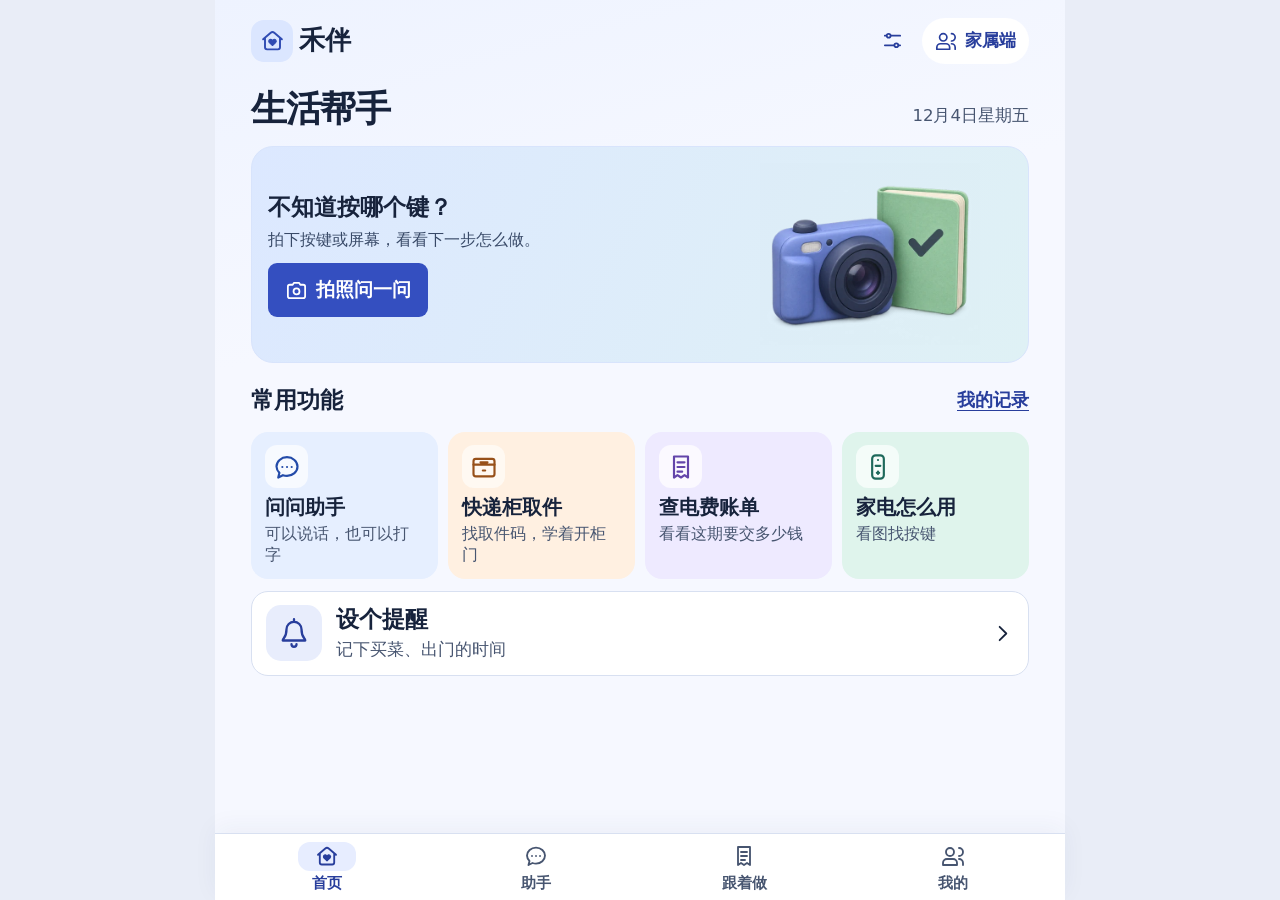
<file: mobile-preview/index.html>
<!doctype html>
<html lang="zh-CN">
  <head>
    <meta charset="utf-8">
    <meta name="viewport" content="width=device-width, initial-scale=1, viewport-fit=cover, interactive-widget=resizes-content">
    <meta name="theme-color" content="#eef3ff">
    <meta name="heban-cloud-site" content="https://heban-life-guide.wsfsw2008.chatgpt.site/">
    <meta name="heban-assistant-url" content="https://reveal-smell-employees-fitted.trycloudflare.com/api/assistant">
    <title>禾伴 · 手机备用入口</title>
    <link rel="icon" href="data:,">
    <link rel="stylesheet" href="./styles.css">
    <script type="module" src="./app.js?v=e725a64de64b"></script>
  </head>
  <body>
    <aside id="account-bar" class="account-bar" aria-label="账户与同步" hidden></aside>
    <div id="app"></div>
    <dialog id="dialog"></dialog>
    <div id="status" class="toast" role="status" aria-live="polite"></div>
  </body>
</html>
</file>
<file: mobile-preview/styles.css>
:root {
  color-scheme: light;
  --ground: #e9edf7;
  --paper: #f6f8ff;
  --card: #fff;
  --ink: #17233c;
  --muted: #475570;
  --green: #344fc0;
  --green-dark: #283e9c;
  --sage: #e8edfc;
  --apricot: #ffebcc;
  --apricot-ink: #804908;
  --line: #d8e0f1;
  --radius: 17px;
  --app-width: 660px;
  --tab-height: 67px;
  --nav-height: calc(var(--tab-height) + env(safe-area-inset-bottom));
  font-family: "Noto Sans SC", "PingFang SC", "Microsoft YaHei UI", "Microsoft YaHei", system-ui, sans-serif;
  font-size: 18px;
  color: var(--ink);
  background: var(--ground);
}

*, *::before, *::after { box-sizing: border-box; }
body { margin: 0; min-width: 280px; padding-inline: env(safe-area-inset-left) env(safe-area-inset-right); padding-top: env(safe-area-inset-top); }
::selection { background: #d6e0ff; color: var(--ink); }
h1, h2, p { margin: 0; }
a { color: inherit; text-decoration: none; }
button, input, select, textarea { font: inherit; }
button { -webkit-tap-highlight-color: transparent; cursor: pointer; }
button, input, select, textarea { color: inherit; }
button { border: 0; background: none; }
strong { font-weight: 720; }
svg { flex: 0 0 auto; vertical-align: middle; }
:focus-visible { outline: 3px solid #a7580e; outline-offset: 4px; }
[tabindex="-1"]:focus { outline: none; }

#app {
  width: min(100%, var(--app-width));
  min-height: 100vh;
  min-height: 100dvh;
  margin-inline: auto;
  background: linear-gradient(165deg, #eef3ff 0, var(--paper) min(360px, 48vh));
}
#app:has(.app-nav) { padding-bottom: var(--nav-height); }

.topbar { display: flex; align-items: center; justify-content: space-between; gap: 12px; padding: 14px 22px 11px; min-height: 72px; }
.brand { display: inline-flex; align-items: center; gap: 6px; flex-shrink: 0; font-size: 26px; font-weight: 730; line-height: 1.1; }
.brand > svg { margin-left: -3px; }
.toolbar { display: flex; align-items: center; gap: 7px; }
.role-link { display: inline-flex; align-items: center; justify-content: center; gap: 8px; min-height: 46px; padding: 5px 12px; border: 1px solid var(--line); border-radius: 9px; color: var(--green-dark); font-size: 17px; font-weight: 650; white-space: nowrap; }
.role-link:hover, .example:hover { box-shadow: inset 0 0 0 1px #899bd5; }
.icon-button { display: inline-grid; place-items: center; min-width: 46px; min-height: 46px; padding: 0; border-radius: 13px; color: var(--green-dark); }
.icon-button:hover { background: var(--sage); }
.subbar { position: relative; padding-inline: 17px; gap: 5px; }
.subbar h1 { text-align: center; flex: 1; font-size: 26px; }
.subbar .subbar-space { width: 46px; }
.subbar:has(.listen) .subbar-space { display: none; }
.subbar:has(.listen) h1 { text-align: left; }

.surface { padding: 6px 20px max(26px, env(safe-area-inset-bottom)); }
.surface h1 { font-size: clamp(29px, 7.1vw, 40px); line-height: 1.24; letter-spacing: -0.035em; font-weight: 780; }
.surface h2 { font-size: 23px; line-height: 1.35; }
.date { font-size: 0.92rem; line-height: 1.4; color: var(--muted); }
.home-heading { display: flex; flex-wrap: wrap; align-items: baseline; justify-content: space-between; gap: 6px 16px; margin-bottom: 14px; }
.home-screen { padding-top: 9px; }
.button.home-camera-button { min-height: 54px; padding-inline: 16px; font-size: 1.06rem; }
.section-link { display: inline-flex; align-items: center; min-height: 48px; color: var(--green-dark); text-decoration: underline; text-underline-offset: 4px; font-weight: 650; }
.section-heading { display: flex; align-items: center; justify-content: space-between; gap: 12px; margin-bottom: 8px; }

.stack { display: grid; gap: 10px; }
.tile, .contact-card, .care-card { display: flex; width: 100%; align-items: center; gap: 14px; text-align: left; padding: 13px 14px; border-radius: var(--radius); }
.tile, .contact-card { background: var(--card); border: 1px solid var(--line); min-height: 85px; }
.tile:hover, .shared-row:hover { border-color: #aebce5; background: #fbfcff; }
.tile-icon { width: 56px; height: 56px; border-radius: 15px; display: grid; place-items: center; flex: 0 0 auto; color: var(--green-dark); background: var(--sage); }
.tile-icon.apricot { background: var(--apricot); color: var(--apricot-ink); }
.tile-text { flex: 1; min-width: 0; display: grid; gap: 4px; overflow-wrap: anywhere; }
.tile-text strong { font-size: 23px; line-height: 1.2; }
.tile-text > span { font-size: 17px; line-height: 1.36; color: var(--muted); }
.care-card:hover { box-shadow: inset 0 0 0 1px #899bd5; }

.family-screen h1 { margin: 0 0 16px; }
.care-card { display: grid; grid-template-columns: 52px 1fr auto; padding: 16px; background: var(--sage); margin-bottom: 12px; }
.care-card strong { display: block; font-size: 22px; }
.care-card span span { display: block; margin-top: 3px; font-size: 17px; line-height: 1.55; }
.care-icon { color: var(--green-dark); }
.care-warn { background: var(--apricot); color: #684117; }
.care-warn .care-icon { color: #804908; }
.contact-card .small { min-height: 46px; flex: 0 0 auto; font-size: 16px; padding: 8px 11px; }
.shared-area { margin: 16px 0; }
.shared-area h2, .reminder-screen h2 { margin-bottom: 8px; }
.shared-list { border: 1px solid var(--line); border-radius: var(--radius); background: var(--card); overflow: hidden; }
.shared-row { display: flex; width: 100%; align-items: center; gap: 12px; padding: 12px 14px; text-align: left; }
.shared-row + .shared-row { border-top: 1px solid var(--line); }
.shared-row > span { flex: 1; min-width: 0; display: grid; overflow-wrap: anywhere; }
.shared-row > span > span { color: var(--muted); font-size: 15px; }
.empty-card { border: 1px solid var(--line); background: var(--card); color: var(--muted); border-radius: var(--radius); padding: 16px; line-height: 1.5; }
.tile-prominent, .tile-prominent:hover { background: var(--green-dark); border-color: var(--green-dark); color: white; }
.tile-prominent:hover { background: var(--green); }
.tile-prominent .tile-icon { background: transparent; color: white; }
.tile-prominent .tile-text > span { color: #edf3e7; }
.text-button { justify-self: start; text-decoration: underline; color: var(--green-dark); min-height: 44px; padding: 0 4px; }

.button { display: inline-flex; justify-content: center; align-items: center; gap: 8px; color: #fff; background: var(--green); border: 1px solid transparent; border-radius: 9px; min-height: 48px; padding: 8px 15px; font-weight: 690; }
.button:hover { background: var(--green-dark); }
.button.quiet { background: var(--sage); color: var(--green-dark); }
.button.quiet:hover { background: #dce5ff; }
.button.danger { background: #f8e6dc; color: #812d20; }
.button.danger:hover { background: #f1d6c8; }
.wide { width: 100%; }
.new-reminder { width: 100%; font-size: 23px; margin: 4px 0 21px; min-height: 65px; }
.new-reminder svg { background: var(--paper); color: var(--green-dark); border-radius: 50%; padding: 4px; width: 32px; height: 32px; }
.badge { border-radius: 30px; padding: 5px 10px; color: var(--green-dark); background: var(--sage); font-size: 14px; flex: 0 0 auto; }
.badge.done { color: var(--muted); background: #efede3; }
.reminder-examples { margin-top: 24px; }

.listen { display: flex; align-items: center; gap: 6px; min-height: 44px; font-size: 15px; font-weight: 670; white-space: nowrap; }
.switch { border-radius: 20px; width: 37px; height: 22px; display: inline-flex; align-items: center; padding: 3px; background: #727d70; }
.switch::after { content: ''; width: 16px; height: 16px; background: white; border-radius: 50%; }
.listen[aria-pressed="true"] .switch { justify-content: flex-end; background: var(--green); }
.conversation { min-height: calc(100dvh - 78px - var(--nav-height)); display: flex; flex-direction: column; padding-bottom: 12px; }
.message-list { display: grid; gap: 14px; flex: 1; align-content: start; padding-top: 6px; padding-bottom: 18px; }
.message { display: flex; gap: 9px; align-items: flex-start; }
.message.user { justify-content: flex-end; }
.message > div { max-width: 88%; min-width: 0; }
.message.assistant > div { max-width: calc(100% - 49px); }
.message-avatar { display: grid; place-items: center; width: 40px; height: 40px; border-radius: 50%; background: var(--sage); }
.bubble { padding: 12px 14px; border: 1px solid var(--line); border-radius: 16px; background: var(--card); line-height: 1.57; overflow-wrap: anywhere; }
.user .bubble { background: var(--sage); border-color: transparent; }
.message-actions { display: flex; gap: 2px 9px; flex-wrap: wrap; }
.message-action, .recorded { display: inline-flex; align-items: center; gap: 6px; min-height: 44px; padding: 0 8px; font-size: 15px; color: var(--green-dark); }
.message-action { text-decoration: underline; }
.recorded { color: var(--muted); }
.composer-area { position: sticky; bottom: 0; background: var(--paper); padding: 8px 0 5px; }
.examples { display: flex; gap: 7px; flex-wrap: wrap; }
.example { display: inline-flex; align-items: center; gap: 6px; min-height: 44px; padding: 5px 10px; border: 1px solid var(--line); border-radius: 24px; font-size: 15px; text-align: left; background: var(--paper); }
.composer, .sentence-row { display: grid; align-items: stretch; grid-template-columns: auto minmax(0, 1fr) auto; gap: 7px; }
.composer { margin-top: 8px; }
.mic { border: 1px solid #b6c1dd; }
.mic.recording { background: #f8e6dc; color: #8b3024; }
.chat-note { margin: 7px 0 0; font-size: 13px; color: var(--muted); text-align: center; }

input, select, textarea { width: 100%; min-width: 0; padding: 9px 11px; min-height: 48px; border: 1px solid #b6c1dd; border-radius: 12px; background: var(--card); font-size: 17px; }
input::placeholder, textarea::placeholder { color: #646b5f; }
dialog { width: min(490px, calc(100% - 26px)); max-height: calc(100dvh - 26px); border: 1px solid var(--line); padding: 0; border-radius: 23px; box-shadow: 0 18px 60px #152a2452; color: var(--ink); background: var(--paper); }
dialog::backdrop { background: #182d255e; }
.dialog-body { padding: 17px 20px 20px; }
.dialog-heading { display: flex; gap: 7px; align-items: center; justify-content: space-between; margin-bottom: 12px; }
.dialog-heading h2 { font-size: 25px; }
.dialog-body form { display: grid; gap: 8px; }
.dialog-body label { font-weight: 700; font-size: 17px; line-height: 1.35; }
.dialog-body label:not(:first-child) { margin-top: 5px; }
.form-columns { display: grid; grid-template-columns: minmax(0, 1.25fr) minmax(0, 1fr); gap: 10px; margin-top: 4px; }
.form-columns label { display: block; margin-bottom: 7px; }
.form-help { color: var(--muted); font-size: 15px; line-height: 1.5; margin: 3px 0 6px; }
.form-error { color: #812d20; font-size: 16px; line-height: 1.45; }
.form-error:empty { display: none; }
.dialog-actions { display: flex; flex-wrap: wrap; gap: 8px; margin-top: 8px; }
.share-preview { line-height: 1.55; overflow-wrap: anywhere; margin-bottom: 10px; }
.check-input { display: grid; grid-template-columns: 25px minmax(0, 1fr); gap: 9px; align-items: center; min-height: 48px; }
.check-input input { width: 21px; height: 21px; min-height: 0; margin: 0; accent-color: var(--green); }
.toast { position: fixed; z-index: 3; bottom: 20px; bottom: max(20px, env(safe-area-inset-bottom)); left: 50%; transform: translateX(-50%); width: max-content; max-width: min(440px, calc(100% - 30px)); border-radius: 13px; padding: 10px 15px; color: white; background: var(--ink); text-align: center; line-height: 1.4; opacity: 0; pointer-events: none; transition: opacity .15s ease; }
.toast.visible { opacity: 1; }

@media (min-width: 430px) {
  .topbar { min-height: 78px; }
  .home-screen h1 { font-size: 36px; }
  .subbar:has(.listen) h1 { text-align: center; }
  .bubble { font-size: 19px; }
}

@media (max-width: 390px) {
  .topbar { padding-inline: 14px; }
  .surface { padding-inline: 14px; }
  .tile, .contact-card { gap: 9px; padding: 10px; }
  .tile-icon { width: 47px; height: 47px; }
  .tile-text strong { font-size: 20px; }
  .tile-text > span { font-size: 15px; }
  .contact-card .small { font-size: 14px; }
  .sentence-row .button { font-size: 14px; padding-inline: 7px; }
}

@media (max-width: 330px) {
  .badge { padding-inline: 4px; font-size: 12px; }
  .composer .button { padding-inline: 8px; }
}

@media (prefers-reduced-motion: reduce) { .toast { transition: none; } }


.subbar h1 { overflow-wrap: anywhere; }
.devices-screen, .device-lesson, .guide-editor { padding-top: 12px; }
.devices-screen section + section { margin-top: 22px; }
.devices-screen h2 { margin-bottom: 10px; }
.device-help { max-width: 48ch; color: var(--muted); font-size: 16px; line-height: 1.57; }
.devices-screen > .device-help { margin-top: 18px; }
.family-devices > .device-help { margin: 0 0 14px; }
.new-device { margin-bottom: 14px; }

.lesson-progress { display: grid; gap: 8px; margin-bottom: 16px; color: var(--green-dark); font-size: 16px; font-weight: 700; }
.lesson-progress progress { appearance: none; display: block; width: 100%; height: 7px; border: 0; border-radius: 8px; overflow: hidden; background: var(--sage); }
.lesson-progress progress::-webkit-progress-bar { background: var(--sage); }
.lesson-progress progress::-webkit-progress-value { background: var(--green); }
.lesson-progress progress::-moz-progress-bar { background: var(--green); }
.device-lesson .device-instruction { font-size: 26px; line-height: 1.36; margin-bottom: 10px; }
.listen-step { margin-bottom: 15px; }
.practice-panel { padding: 16px; border-radius: 19px; background: var(--ink); }
.practice-display { display: flex; align-items: center; gap: 10px; min-height: 52px; border: 1px solid #62796b; border-radius: 10px; margin-bottom: 13px; padding: 10px 12px; color: #eef4dd; font-size: 18px; line-height: 1.35; background: #233f30; }
.practice-indicator { width: 9px; height: 9px; border-radius: 50%; background: #d1e2a1; flex: 0 0 auto; }
.practice-buttons { display: grid; gap: 10px; grid-template-columns: repeat(2, minmax(0, 1fr)); }
.practice-key { min-height: 58px; padding: 7px; border: 2px solid transparent; border-radius: 12px; background: #f4f2e8; color: var(--ink); font-size: 18px; font-weight: 700; }
.practice-key:hover:not(:disabled) { background: #e8efdb; }
.practice-key.is-current { border-color: #f4c879; background: #fce3b9; }
.practice-key.is-current:hover { background: #ffdca4; }
.practice-key:disabled, .guide-editor button:disabled { cursor: default; opacity: .58; }
.device-lesson > .device-help, #device-feedback { margin-top: 12px; }
.lesson-actions { display: flex; flex-wrap: wrap; gap: 9px; margin-top: 12px; }

.guide-editor form { display: grid; gap: 9px; }
.guide-editor label { display: block; font-weight: 700; }
.guide-editor label:not(:first-child) { margin-top: 8px; }
.guide-editor input[type="file"] { padding: 6px; }
.guide-editor input::file-selector-button { min-height: 37px; padding: 4px 9px; border: 0; border-radius: 8px; background: var(--sage); color: var(--green-dark); font: inherit; cursor: pointer; }
.photo-empty { display: flex; align-items: center; gap: 10px; padding: 16px; border: 1px dashed #a8ad98; border-radius: 12px; color: var(--muted); font-size: 16px; }
.photo-board { display: grid; place-items: center; padding: 6px; border-radius: 12px; background: var(--sage); }
.photo-target { position: relative; width: fit-content; max-width: 100%; display: block; padding: 0; line-height: 0; }
button.photo-target { cursor: crosshair; }
.device-photo-image { display: block; width: auto; height: auto; max-width: 100%; max-height: 330px; border-radius: 8px; }
.photo-pin { position: absolute; left: var(--left); top: var(--top); width: 34px; height: 34px; border: 3px solid #fff6d9; outline: 3px solid #9b4c08; border-radius: 50%; transform: translate(-50%, -50%); background: #f4c4713d; pointer-events: none; }
.step-builder { display: grid; gap: 8px; margin-top: 5px; }
.step-builder .button { justify-self: start; }
.step-builder textarea { resize: vertical; }
#pin-status { font-size: 15px; color: var(--green-dark); }
#pin-status:empty { display: none; }
.guide-steps { margin: 4px 0; padding-left: 1.5em; }
.guide-steps li { position: relative; padding: 8px 0; border-block-end: 1px solid var(--line); overflow-wrap: anywhere; }
.guide-steps li span { display: block; }
.guide-steps small { display: block; color: #812d20; }
.guide-steps li .text-button { margin-right: 10px; font-size: 16px; }
.guide-steps .empty-step { list-style: none; margin-left: -1.5em; color: var(--muted); font-size: 16px; }
.remove-step { color: #812d20; }

.account-bar { width: min(100%, 660px); margin-inline: auto; padding: 0 20px; background: var(--paper); border-bottom: 1px solid var(--line); }
.account-bar:not([hidden]), .account-bar > div { display: flex; flex-wrap: wrap; align-items: center; justify-content: space-between; gap: 2px 10px; }
.account-bar > div { flex: 1; }
.account-bar a { display: inline-flex; align-items: center; min-height: 44px; font-size: 0.88rem; font-weight: 630; text-decoration: underline; text-underline-offset: 3px; overflow-wrap: anywhere; }
.sync-label { font-size: 14px; color: var(--green-dark); }
.account-bar p { flex-basis: 100%; font-size: 15px; padding-bottom: 6px; }
.account-bar:not([hidden]) + #app { min-height: calc(100dvh - 45px); }
.cloud-entry { padding-top: 24px; }
.cloud-entry p { line-height: 1.55; margin: 12px 0 16px; }
.cloud-entry .button { margin-bottom: 12px; }
.connections-screen > section, .connection-code { margin: 18px 0 0; }
.connections-screen h2 { margin-bottom: 9px; }
.connection-actions, .connection-account { display: flex; gap: 9px; align-items: center; flex-wrap: wrap; margin: 12px 0; }
.connection-code { display: grid; align-items: start; gap: 8px; padding: 13px; background: var(--sage); border-radius: 14px; }
.connection-code label { font-weight: 700; }
.connection-code .button.quiet { background: var(--card); justify-self: start; }
.connection-row { display: flex; align-items: center; justify-content: space-between; gap: 7px 12px; padding: 11px 13px; flex-wrap: wrap; }
.connection-row > div { flex: 1; min-width: 170px; }
.connection-row strong { overflow-wrap: anywhere; }
.connection-row + .connection-row { border-top: 1px solid var(--line); }
.connection-share span { display: block; color: var(--muted); font-size: 15px; margin-top: 4px; }
.connection-account { justify-content: space-between; }
.connection-account a { display: inline-flex; align-items: center; }

.guides-screen h2, .guide-screen h2 { margin-bottom: 9px; }
.guides-screen > .device-help { margin-top: 16px; }
.guide-screen > .stack { margin-top: 13px; }
.guide-screen .guide-instruction { font-size: 24px; line-height: 1.45; margin-bottom: 12px; }
.guide-screen h3 { font-size: 19px; margin: 16px 0 0; }
.guide-screen .guide-options { margin-top: 8px; }
.guide-current { color: var(--green-dark); font-size: 16px; margin-bottom: 7px; font-weight: 680; }
.guide-caption { margin-top: 15px; }
.guide-choice { text-align: left; display: flex; align-items: center; justify-content: space-between; width: 100%; padding: 11px 14px; gap: 10px; min-height: 75px; border: 1px solid var(--line); border-radius: 12px; background: var(--card); }
.guide-choice:hover { border-color: #9db795; }
.guide-choice strong, .guide-choice span span { display: block; }
.guide-choice strong { font-size: 21px; }
.guide-choice span span { margin-top: 4px; font-size: 16px; color: var(--muted); }
.guide-picture { margin: 0; padding: 13px; border: 1px solid var(--line); border-radius: 12px; background: var(--card); }
.guide-picture figcaption { color: var(--muted); font-size: 16px; font-weight: 650; margin-bottom: 10px; }
.guide-preview-grid { display: flex; flex-wrap: wrap; gap: 8px; }
.guide-preview-label { padding: 7px 11px; line-height: 1.4; color: var(--muted); background: #f2efe5; border: 2px solid transparent; border-radius: 9px; font-size: 17px; }
.guide-preview-label.is-guide-focus { border-color: #a16b28; color: #553612; background: var(--apricot); font-weight: 750; }
.guide-options .button { width: 100%; justify-content: space-between; min-height: 49px; text-align: left; }
.guide-footer { display: flex; flex-wrap: wrap; gap: 8px; margin-top: 16px; }
.guide-help-list { padding-left: 1.35em; margin: 12px 0 16px; line-height: 1.6; }
.guide-help-list li + li { margin-top: 7px; }
.guide-notice { background: var(--apricot); color: #553612; padding: 10px 12px; border-radius: 12px; line-height: 1.5; }

@media (max-width: 390px) {
  .devices-screen, .device-lesson, .guide-editor { padding-top: 6px; }
  .device-lesson .device-instruction { font-size: 23px; }
}

@media (min-width: 620px) {
  .topbar { padding-inline: 28px; }
  .surface { padding-inline: 28px; }
}

@media (min-width: 860px) {
  #app:has(.home-screen, .family-screen) { --app-width: 850px; }
  body:has(.home-screen, .family-screen) .account-bar { width: min(100%, 850px); }
  .topbar:has(+ .home-screen, + .family-screen), .home-screen, .family-screen { padding-inline: 36px; }
  body:has(.home-screen, .family-screen) .account-bar { padding-inline: 36px; }
  .family-screen { display: grid; grid-template-columns: 1fr 1fr; gap: 16px; align-items: start; }
  .family-screen h1, .family-screen > .family-tools { grid-column: 1 / -1; }
  .family-screen .care-card, .family-screen .contact-card { margin-bottom: 0; min-height: 112px; }
}

.composer-area { bottom: var(--nav-height); padding-block: 9px; }
.guide-capture { margin-top: 15px; }

.capture-screen { display: grid; align-content: start; gap: 16px; padding-top: 12px; }
.capture-intro { display: flex; flex-wrap: wrap; align-items: start; justify-content: space-between; gap: 9px 16px; }
.capture-intro > div { flex: 1 1 13rem; }
.capture-intro h2 { margin-bottom: 6px; }
.capture-help, .capture-status { color: var(--muted); line-height: 1.55; font-size: 0.95rem; }
.capture-error { background: #f8e6dc; color: #812d20; border-radius: 12px; padding: 12px 14px; line-height: 1.5; }
.capture-actions { display: flex; flex-wrap: wrap; gap: 9px; }
.capture-actions .button { min-height: 52px; }
.capture-actions .button:disabled { background: #e3e6dc; color: #4d5749; cursor: default; }
.capture-file { position: absolute; width: 1px; height: 1px; min-height: 0; padding: 0; overflow: hidden; clip-path: inset(50%); }
.capture-file:focus-visible + label { outline: 3px solid #a7580e; outline-offset: 4px; }
.capture-file-label { cursor: pointer; }
.capture-frame { display: block; width: 100%; min-height: 110px; max-height: min(460px, 51dvh); object-fit: contain; border-radius: 14px; background: #e9ede2; }
video.capture-frame { aspect-ratio: 4 / 3; background: #1c261f; }
.capture-form { display: grid; gap: 8px; }
.capture-form label { font-weight: 700; }
.capture-form select, .capture-form textarea { margin-bottom: 6px; }
.record-note { white-space: pre-wrap; overflow-wrap: anywhere; line-height: 1.55; }
.record-list { list-style: none; padding: 0; margin: 0; border-top: 1px solid var(--line); }
.record-list li { border-bottom: 1px solid var(--line); }
.record-list a { display: flex; align-items: center; gap: 13px; min-height: 80px; padding: 9px 6px; }
.record-list a:hover { background: var(--sage); }
.record-list img { width: 64px; height: 64px; border-radius: 9px; object-fit: cover; background: #e9ede2; flex: 0 0 auto; }
.record-list a > span { display: grid; gap: 3px; min-width: 0; }
.record-list a span span { color: var(--muted); font-size: 0.9rem; overflow-wrap: anywhere; }

.entry-choice { display: grid; gap: 12px; width: min(100%, 480px); margin-inline: auto; padding-block: 24px 40px; }
.entry-choice > p { line-height: 1.55; color: var(--muted); margin: 0 0 4px; }
.entry-choice .button { min-height: 52px; margin: 0; }
.entry-choice .text-button { font-size: 0.95rem; text-align: left; }
.sign-in-form { display: grid; gap: 8px; }
.sign-in-form label { font-weight: 700; }
.sign-in-form input { margin-bottom: 6px; }
.old-account { padding-top: 10px; border-top: 1px solid var(--line); color: var(--muted); font-size: 0.9rem; }
.old-account summary { padding-block: 12px; cursor: pointer; }
.old-account a { display: inline-flex; align-items: center; min-height: 44px; color: var(--green-dark); text-decoration: underline; }

@media (max-width: 520px) {
  .entry-choice { padding-top: 16px; }
  .sign-in-form input { scroll-margin-block: 12px; }
  .capture-form, .composer { scroll-margin-bottom: max(16px, env(safe-area-inset-bottom)); }
}

.account-bar[data-state="saved"]:not([hidden]), .account-bar[data-state="saving"]:not([hidden]) { display: none; }
.account-bar + #app:has(.app-nav) { min-height: 100dvh; }
.brand-mark { display: grid; place-items: center; width: 42px; height: 42px; background: #dbe6ff; color: #304cb3; border-radius: 13px; }
.home-bar .role-link { background: #fff; border-color: transparent; border-radius: 24px; }
.app-nav {
  position: fixed;
  z-index: 2;
  inset: auto 0 0;
  width: min(calc(100% - env(safe-area-inset-left) - env(safe-area-inset-right)), var(--app-width));
  display: grid;
  grid-template-columns: repeat(4, minmax(0, 1fr));
  margin-inline: auto;
  border-top: 1px solid var(--line);
  background: #fff;
  box-shadow: 0 -6px 24px #22356a0d;
  padding: 5px 8px calc(5px + env(safe-area-inset-bottom));
}
.app-nav a { min-height: 56px; display: grid; justify-items: center; align-content: center; gap: 3px; color: var(--muted); font-size: 0.83rem; font-weight: 650; }
.app-nav a > span { display: grid; place-items: center; inline-size: min(100%, 58px); min-height: 29px; border-radius: 12px; }
.app-nav [aria-current="page"] { color: var(--green-dark); font-weight: 750; }
.app-nav [aria-current="page"] > span, .app-nav a:hover > span { background: #e7edff; }
.app-nav a:focus-visible { outline-offset: -2px; }
body:has(.app-nav) .toast { bottom: calc(var(--nav-height) + 10px); }

.feature-banner {
  display: grid;
  grid-template-columns: minmax(0, 1.35fr) minmax(0, 0.85fr);
  align-items: center;
  min-height: 173px;
  gap: 8px;
  background: linear-gradient(115deg, #dce8ff, #dff1f5);
  border: 1px solid #d8e4fc;
  border-radius: 22px;
  padding: 16px;
}
.banner-copy { min-width: 0; }
.banner-copy p { margin-top: 5px; font-size: 0.91rem; color: #384967; line-height: 1.45; }
.banner-copy .button { margin-top: 12px; }
.feature-banner img { display: block; width: min(100%, 220px); height: auto; margin-inline: auto; object-fit: contain; }
.tool-section { margin-top: 13px; }
.feature-grid, .assistant-tools { display: grid; grid-template-columns: repeat(2, minmax(0, 1fr)); gap: 10px; }
.tone-blue { --tone-bg: #e6efff; --tone-icon: #234ba9; --tone-surface: #f7faff; }
.tone-peach { --tone-bg: #fff0e1; --tone-icon: #975019; --tone-surface: #fff9f2; }
.tone-lilac { --tone-bg: #eeeaff; --tone-icon: #6345aa; --tone-surface: #fbf9ff; }
.tone-mint { --tone-bg: #dff4ec; --tone-icon: #1e695b; --tone-surface: #f4fcf9; }
.feature-card {
  display: grid;
  align-content: start;
  justify-items: start;
  gap: 8px;
  min-height: 119px;
  padding: 12px 13px;
  border-radius: 17px;
  background: var(--tone-bg);
  border: 1px solid transparent;
}
.feature-card:hover { border-color: var(--tone-icon); }
.feature-icon { display: grid; place-items: center; width: 43px; height: 43px; border-radius: 12px; color: var(--tone-icon, var(--green-dark)); background: var(--tone-surface, var(--sage)); }
.feature-text { display: grid; gap: 3px; min-width: 0; }
.feature-text strong { font-size: 1.1rem; line-height: 1.25; overflow-wrap: anywhere; }
.feature-text > span { font-size: 0.88rem; color: var(--muted); line-height: 1.32; overflow-wrap: anywhere; }
.app-list { display: grid; gap: 9px; }
.home-shortcuts { margin-top: 12px; }
.family-tools { margin-block: 14px; }
.profile-card { display: flex; align-items: center; flex-wrap: wrap; gap: 12px; margin-bottom: 15px; padding: 15px; border-radius: var(--radius); background: var(--tone-bg); }
.profile-card > div { flex: 1 1 135px; min-width: 0; overflow-wrap: anywhere; }
.profile-card > div p { margin-top: 4px; color: var(--muted); font-size: 0.9rem; }

.assistant-tabs { display: flex; align-self: flex-start; gap: 4px; padding: 4px; border-radius: 14px; background: #e6ebfb; }
.assistant-tabs a { min-height: 44px; display: grid; place-items: center; border-radius: 11px; padding-inline: 13px; font-weight: 660; color: var(--muted); }
.assistant-tabs [aria-current="page"] { background: #fff; color: var(--green-dark); }
.assistant-tools { margin-block: 11px; }
.assistant-tools .feature-card { min-height: 85px; grid-template-columns: auto minmax(0, 1fr); align-content: center; align-items: center; }
.assistant-tools .feature-icon { width: 37px; height: 37px; }
.assistant-tools .feature-icon svg { width: 23px; height: 23px; }
.assistant-tools .feature-text strong { font-size: 1rem; }
.assistant-tools .feature-text span { font-size: 0.83rem; }
.chat-controls { gap: 0; }

.assistant-settings form { display: grid; gap: 17px; margin-top: 6px; }
.assistant-settings fieldset { min-width: 0; padding: 0; margin: 0; border: 0; }
.assistant-settings legend, .interest-field label { font-weight: 720; margin-bottom: 9px; }
.persona-options, .rate-options { display: grid; gap: 7px; grid-template-columns: repeat(3, minmax(0, 1fr)); }
.rate-options { grid-template-columns: repeat(4, minmax(0, 1fr)); }
.option-card { position: relative; display: grid; justify-items: center; align-content: center; gap: 4px; text-align: center; padding: 8px 3px; min-height: 49px; border: 1px solid var(--line); border-radius: 14px; background: #fff; cursor: pointer; }
.option-card input { position: absolute; width: 1px; height: 1px; min-height: 0; padding: 0; clip-path: inset(50%); }
.option-card:has(input:checked) { border-color: var(--green); background: var(--sage); color: var(--green-dark); }
.option-card:has(input:focus-visible) { outline: 3px solid #a7580e; outline-offset: 2px; }
.option-card strong + span { font-size: 0.8rem; color: var(--muted); }
.interest-field { display: grid; }
.voice-banner { min-height: 144px; grid-template-columns: minmax(0, 1.65fr) minmax(0, 0.85fr); background: linear-gradient(120deg, #e5ebff, #d9eff7); }
.voice-banner img { max-width: 147px; }
.voice-banner .persona-preview { margin: 0; font-size: 1rem; font-weight: 650; color: var(--ink); }
.capture-intro { border-radius: 18px; background: #ecebff; padding: 15px; }
.capture-ready { display: grid; justify-items: center; gap: 17px; background: #fff; border: 1px solid var(--line); border-radius: 19px; padding: 18px 14px; }
.capture-ready img { width: min(65%, 180px); height: auto; }
.capture-ready .capture-actions { width: 100%; justify-content: center; }
.capture-ready .capture-actions .button { flex: 1 1 136px; }

@media (max-width: 365px) {
  .chat-controls .listen { font-size: 14px; gap: 4px; border-radius: 10px; }
  .chat-controls .listen .switch { display: none; }
  .chat-controls .listen[aria-pressed="true"] { background: var(--sage); color: var(--green-dark); }
  .feature-banner { padding: 14px; }
  .feature-card, .assistant-tools .feature-card { padding-inline: 9px; }
  .assistant-tools .feature-card { grid-template-columns: 1fr; }
}

@media (min-width: 620px) {
  .home-screen .feature-grid { grid-template-columns: repeat(4, minmax(0, 1fr)); }
}

@media (max-width: 600px) and (max-height: 520px) {
  #app:has(.composer input:focus, .capture-form textarea:focus, .interest-field input:focus) { --nav-height: 0px; }
  #app:has(.composer input:focus, .capture-form textarea:focus, .interest-field input:focus) .app-nav { display: none; }
}

.bubble { white-space: pre-wrap; }
.assistant-wait { color: var(--muted); font-size: 0.92rem; }
.assistant-retry { display: grid; justify-items: start; gap: 8px; padding: 12px 14px; border-radius: 12px; background: var(--sage); line-height: 1.45; }
.analysis-panel, .shortcut-form { display: grid; gap: 10px; background: var(--card); border: 1px solid var(--line); border-radius: var(--radius); padding: 16px; }
.analysis-panel p, .analysis-panel ol { line-height: 1.58; overflow-wrap: anywhere; }
.analysis-panel h3, .analysis-panel ol { margin: 0; }
.analysis-panel ol { padding-left: 1.4em; }
.analysis-panel ol li + li { margin-top: 7px; }
.analysis-panel .button { justify-self: start; }
.analysis-check { padding: 10px 12px; background: var(--sage); border-radius: 10px; }
.shortcut-screen { display: grid; gap: 16px; }
.shortcut-form label { font-weight: 690; }
.shortcut-custom:not([hidden]) { display: grid; gap: 8px; }
.shortcut-items h2 { margin-bottom: 8px; }
.shortcut-row { display: flex; align-items: center; justify-content: space-between; gap: 10px; padding: 8px 4px; }
.shortcut-row > div { display: grid; gap: 3px; overflow-wrap: anywhere; }
.shortcut-row span { color: var(--muted); font-size: 0.89rem; }
</file>
